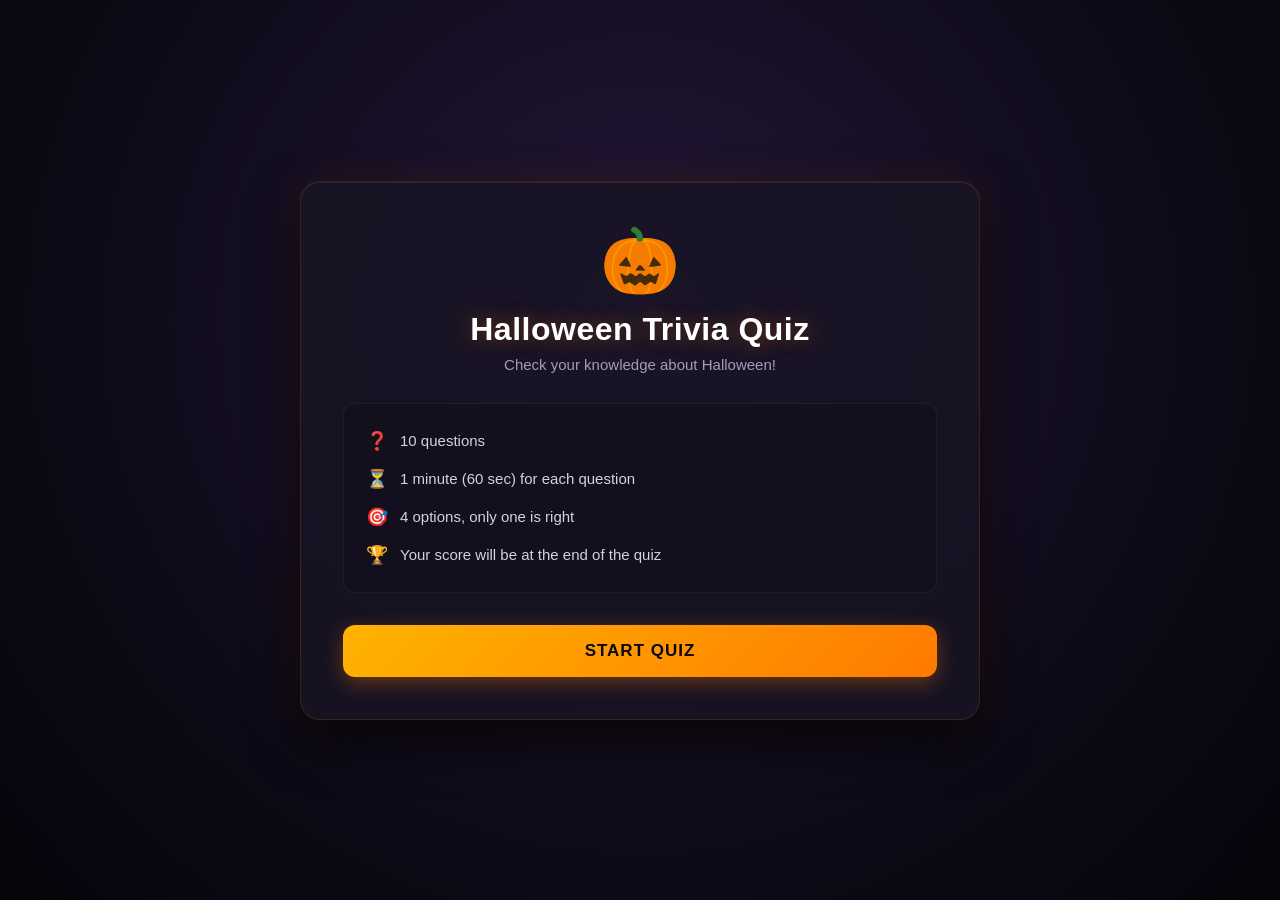
<file: index.html>
<!DOCTYPE html>
<html lang="ru">
<head>
  <meta charset="UTF-8">
  <title>Halloween Quiz — Start</title>
  <link rel="stylesheet" href="quiz.css">
  <meta name="viewport" content="width=device-width, initial-scale=1.0">
</head>
<body>
  <div class="container">
    <div class="quiz-card">
      <div class="hero-icon">🎃</div>
      <h1 class="hero-title">Halloween Trivia Quiz</h1>
      <p class="hero-desc">Check your knowledge about Halloween!</p>

      <ul class="rules-list">
        <li><span>❓</span> 10 questions</li>
        <li><span>⏳</span> 1 minute (60 sec) for each question</li>
        <li><span>🎯</span> 4 options, only one is right</li>
        <li><span>🏆</span> Your score will be at the end of the quiz</li>
      </ul>

      <a href="quiz.html" class="btn-primary">Start Quiz</a>
    </div>
  </div>
</body>
</html>
</file>
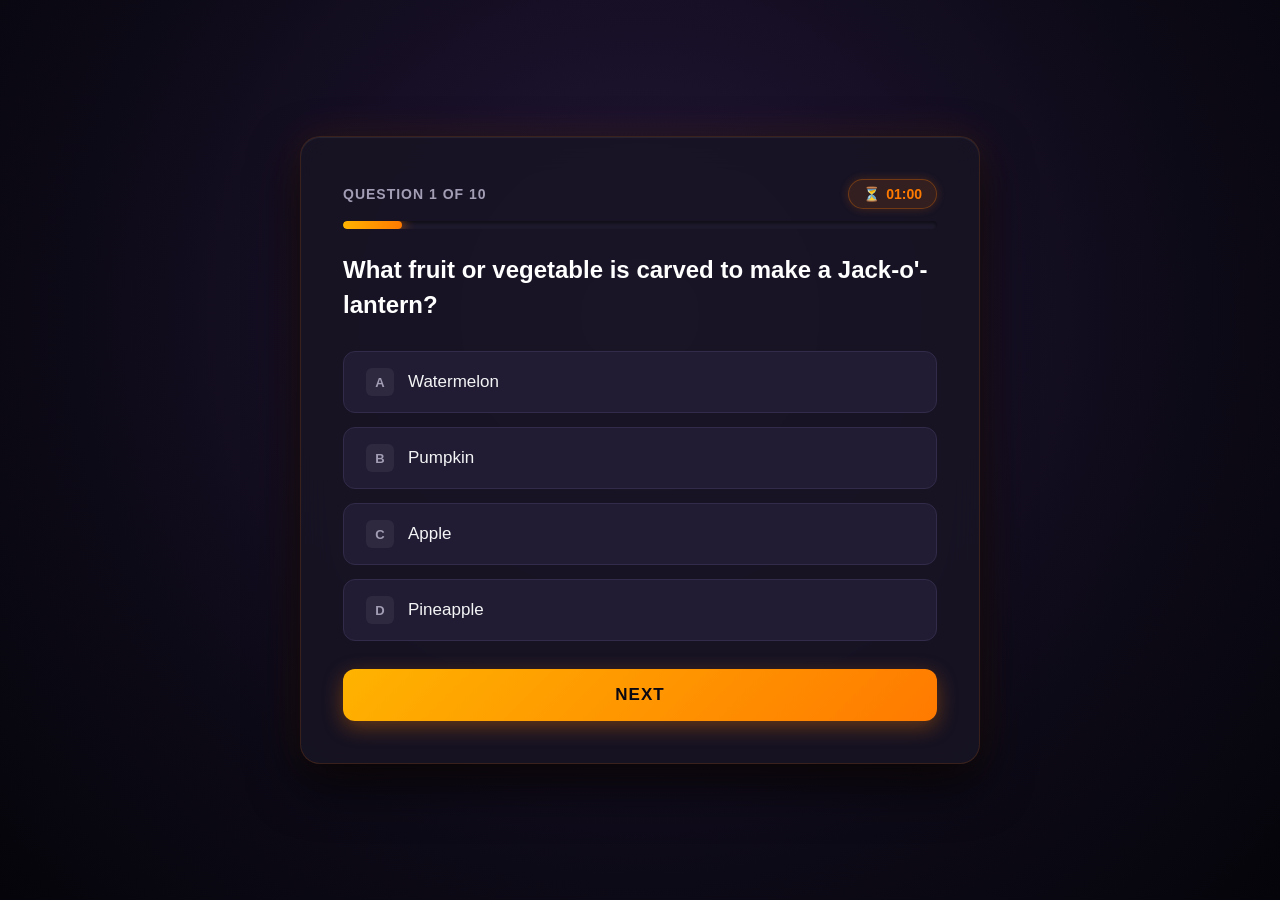
<file: quiz.html>
<!DOCTYPE html>
<html lang="ru">
<head>
  <meta charset="UTF-8">
  <title>Halloween Quiz</title>
  <link rel="stylesheet" href="quiz.css">
  <meta name="viewport" content="width=device-width, initial-scale=1.0">
</head>
<body>
  <div class="container">
    <div class="quiz-card">

      <div class="quiz-header">
        <div class="header-top">
          <span class="quiz-counter">Вопрос 1 из 10</span>
          <div class="timer-badge">
            <span>⏳</span>
            <span id="timer-text">02:00</span>
          </div>
        </div>

        <div class="progress-bar">
          <div class="progress-fill"></div>
        </div>
      </div>

      <h2 class="quiz-question">Question text will be here</h2>

      <div class="quiz-options">
        <button class="option-btn"><span class="option-letter">A</span><span class="option-text">Option 1</span></button>
        <button class="option-btn"><span class="option-letter">B</span><span class="option-text">Option 2</span></button>
        <button class="option-btn"><span class="option-letter">C</span><span class="option-text">Option 3</span></button>
        <button class="option-btn"><span class="option-letter">D</span><span class="option-text">Option 4</span></button>
      </div>

      <div class="quiz-footer">
        <button class="btn-primary next-btn">Next</button>
      </div>

    </div>
  </div>

  <script src="quiz.js"></script>
</body>
</html>
</file>
<file: quiz.css>
:root {
  --bg-dark: #0a0812;
  --card-bg: rgba(24, 21, 36, 0.85);
  --accent-orange: #ff7a00;
  --accent-gold: #ffb300;
  --accent-glow: rgba(255, 122, 0, 0.45);
  --text-main: #f3f4f6;
  --text-muted: #a39eb5;
  --border-card: rgba(255, 122, 0, 0.15);
  --border-btn: #322b49;
  --correct: #10b981;
  --wrong: #ef4444;
}

* {
  margin: 0;
  padding: 0;
  box-sizing: border-box;
  font-family: 'Segoe UI', Roboto, -apple-system, sans-serif;
}

body {
  min-height: 100vh;
  background: radial-gradient(circle at 50% 35%, #231638 0%, #0d0a17 65%, #05040a 100%);
  color: var(--text-main);
  display: flex;
  justify-content: center;
  align-items: center;
  padding: 20px;
}

.container {
  width: 100%;
  display: flex;
  justify-content: center;
  align-items: center;
}

.quiz-card {
  width: 100%;
  max-width: 680px;
  padding: 42px;
  background-color: var(--card-bg);
  backdrop-filter: blur(16px);
  -webkit-backdrop-filter: blur(16px);
  border-radius: 20px;
  border: 1px solid var(--border-card);
  box-shadow: 
    0 20px 50px rgba(0, 0, 0, 0.8),
    0 0 40px rgba(255, 122, 0, 0.12),
    inset 0 1px 1px rgba(255, 255, 255, 0.08);
  position: relative;
  overflow: hidden;
}

.quiz-header {
  margin-bottom: 24px;
}

.header-top {
  display: flex;
  justify-content: space-between;
  align-items: center;
  margin-bottom: 12px;
}

.quiz-counter {
  font-size: 14px;
  font-weight: 700;
  color: var(--text-muted);
  text-transform: uppercase;
  letter-spacing: 1px;
}

.timer-badge {
  display: inline-flex;
  align-items: center;
  gap: 6px;
  background: rgba(255, 122, 0, 0.12);
  border: 1px solid rgba(255, 122, 0, 0.3);
  padding: 6px 14px;
  border-radius: 20px;
  font-size: 14px;
  font-weight: 700;
  color: var(--accent-orange);
  box-shadow: 0 0 10px rgba(255, 122, 0, 0.2);
}

.timer-badge.urgent {
  background: rgba(239, 68, 68, 0.15);
  border-color: var(--wrong);
  color: var(--wrong);
  box-shadow: 0 0 12px rgba(239, 68, 68, 0.4);
  animation: pulse 1s infinite;
}

@keyframes pulse {
  0%, 100% { opacity: 1; transform: scale(1); }
  50% { opacity: 0.85; transform: scale(1.03); }
}

.progress-bar {
  width: 100%;
  height: 8px;
  background-color: #1f1b2e;
  border-radius: 10px;
  overflow: hidden;
  box-shadow: inset 0 2px 4px rgba(0, 0, 0, 0.6);
}

.progress-fill {
  height: 100%;
  width: 10%;
  background: linear-gradient(90deg, var(--accent-gold), var(--accent-orange));
  box-shadow: 0 0 14px var(--accent-orange);
  border-radius: 10px;
  transition: width 0.4s ease;
}

.quiz-question {
  font-size: 24px;
  line-height: 1.45;
  color: #ffffff;
  margin-bottom: 28px;
  min-height: 70px;
  font-weight: 600;
}

.quiz-options {
  display: flex;
  flex-direction: column;
  gap: 14px;
  margin-bottom: 28px;
}

.option-btn {
  width: 100%;
  padding: 16px 22px;
  text-align: left;
  background-color: #211c33;
  color: var(--text-main);
  border: 1px solid var(--border-btn);
  border-radius: 12px;
  font-size: 17px;
  font-weight: 500;
  cursor: pointer;
  display: flex;
  align-items: center;
  gap: 14px;
  transition: all 0.22s cubic-bezier(0.4, 0, 0.2, 1);
}

.option-letter {
  display: inline-flex;
  justify-content: center;
  align-items: center;
  width: 28px;
  height: 28px;
  background-color: rgba(255, 255, 255, 0.06);
  border-radius: 6px;
  font-size: 13px;
  font-weight: 700;
  color: var(--text-muted);
  flex-shrink: 0;
}

.option-text {
  flex-grow: 1;
}

.option-btn:hover {
  transform: translate(6px, -2px);
  border-color: var(--accent-orange);
  background-color: #2b2345;
  box-shadow: 0 4px 18px var(--accent-glow);
}

.option-btn:hover .option-letter {
  background-color: var(--accent-orange);
  color: #0a0812;
}

.option-btn.correct {
  background-color: rgba(16, 185, 129, 0.18) !important;
  border-color: var(--correct) !important;
  box-shadow: 0 0 16px rgba(16, 185, 129, 0.45) !important;
  color: #fff;
}

.option-btn.correct .option-letter {
  background-color: var(--correct);
  color: #fff;
}

.option-btn.wrong {
  background-color: rgba(239, 68, 68, 0.18) !important;
  border-color: var(--wrong) !important;
  box-shadow: 0 0 16px rgba(239, 68, 68, 0.45) !important;
  color: #fff;
}

.option-btn.wrong .option-letter {
  background-color: var(--wrong);
  color: #fff;
}

.option-btn.disabled {
  cursor: not-allowed;
}

.option-btn.disabled:hover {
  transform: none;
  box-shadow: none;
}

.btn-primary {
  width: 100%;
  padding: 16px 0;
  background: linear-gradient(135deg, var(--accent-gold) 0%, var(--accent-orange) 100%);
  color: #0a0812;
  border: none;
  border-radius: 12px;
  font-size: 17px;
  font-weight: 800;
  text-transform: uppercase;
  letter-spacing: 1px;
  cursor: pointer;
  text-decoration: none;
  display: block;
  text-align: center;
  box-shadow: 0 6px 20px rgba(255, 122, 0, 0.35);
  transition: all 0.2s ease;
}

.btn-primary:hover {
  transform: translateY(-2px);
  box-shadow: 0 10px 26px rgba(255, 122, 0, 0.55);
  filter: brightness(1.08);
}

.btn-primary:active {
  transform: translateY(0);
}

.hero-icon {
  font-size: 64px;
  text-align: center;
  margin-bottom: 12px;
  animation: float 3s ease-in-out infinite;
}

@keyframes float {
  0%, 100% { transform: translateY(0); }
  50% { transform: translateY(-8px); }
}

.hero-title {
  text-align: center;
  font-size: 32px;
  font-weight: 800;
  letter-spacing: 0.5px;
  margin-bottom: 8px;
  color: #fff;
  text-shadow: 0 0 20px rgba(255, 122, 0, 0.4);
}

.hero-desc {
  text-align: center;
  color: var(--text-muted);
  font-size: 15px;
  margin-bottom: 30px;
}

.rules-list {
  list-style: none;
  background: rgba(18, 15, 27, 0.6);
  border-radius: 12px;
  padding: 18px 22px;
  margin-bottom: 32px;
  border: 1px solid rgba(255, 255, 255, 0.05);
}

.rules-list li {
  display: flex;
  align-items: center;
  gap: 12px;
  font-size: 15px;
  color: #d1d5db;
  padding: 8px 0;
}

.rules-list li span {
  font-size: 18px;
}

.finish-screen {
  text-align: center;
  padding: 10px 0 20px 0;
}

.finish-icon {
  font-size: 60px;
  margin-bottom: 15px;
}

.finish-score {
  font-size: 42px;
  font-weight: 900;
  color: var(--accent-orange);
  text-shadow: 0 0 25px rgba(255, 122, 0, 0.6);
  margin: 12px 0 24px 0;
}

@media (max-width: 600px) {
  body {
    padding: 12px 10px;
    align-items: flex-start;
  }

  .container {
    padding: 10px 0;
  }

  .quiz-card {
    padding: 24px 18px;
    border-radius: 16px;
  }

  .hero-icon {
    font-size: 52px;
  }

  .hero-title {
    font-size: 24px;
  }

  .hero-desc {
    font-size: 14px;
    margin-bottom: 20px;
  }

  .rules-list {
    padding: 14px 16px;
    margin-bottom: 24px;
  }

  .rules-list li {
    font-size: 13.5px;
    gap: 10px;
  }

  .quiz-counter {
    font-size: 12px;
  }

  .timer-badge {
    font-size: 12px;
    padding: 4px 10px;
  }

  .quiz-question {
    font-size: 18px;
    line-height: 1.4;
    min-height: auto;
    margin-bottom: 20px;
  }

  .quiz-options {
    gap: 10px;
    margin-bottom: 20px;
  }

  .option-btn {
    padding: 13px 14px;
    font-size: 15px;
    gap: 10px;
  }
  
  .option-btn:hover {
    transform: none;
  }

  .option-letter {
    width: 24px;
    height: 24px;
    font-size: 12px;
  }

  .btn-primary {
    padding: 14px 0;
    font-size: 15px;
  }

  .finish-score {
    font-size: 34px;
  }
}
</file>
